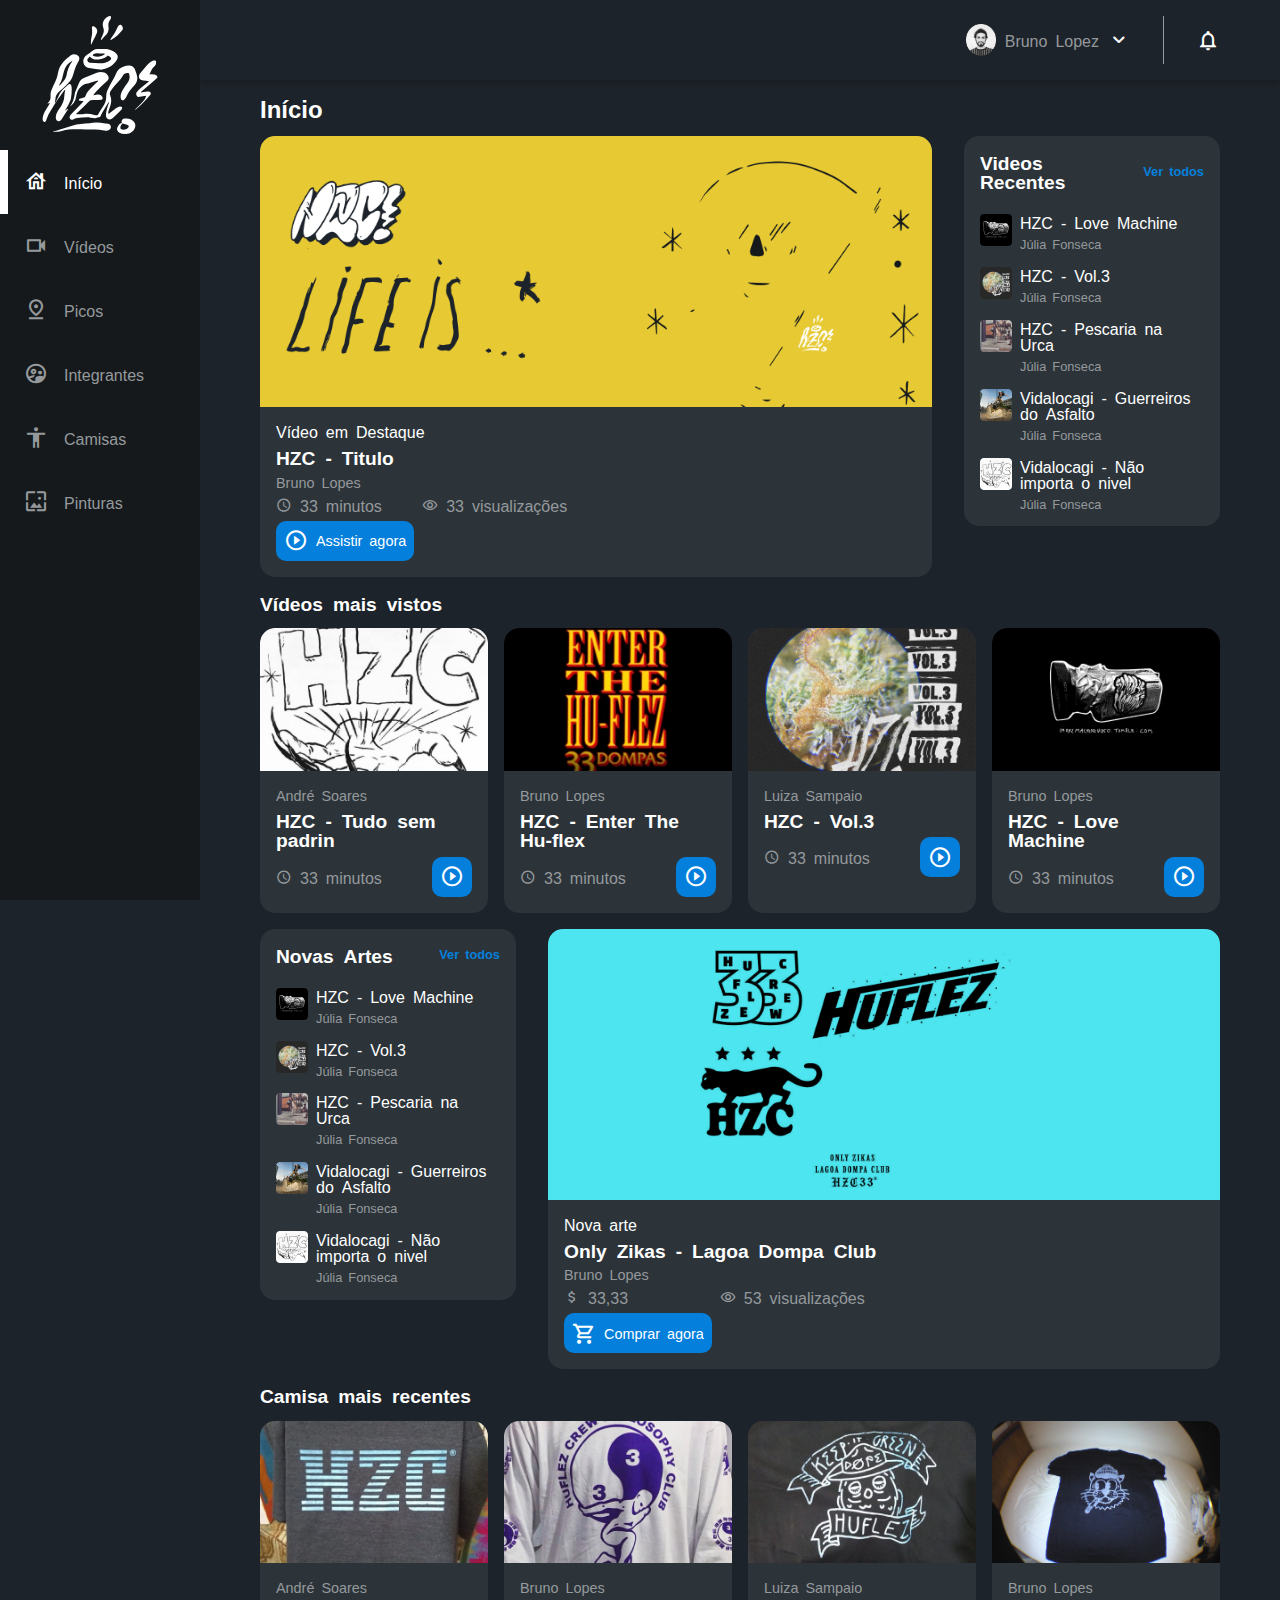
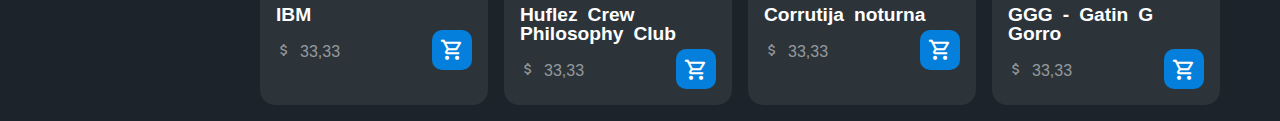
<file: index.html>
<!DOCTYPE html>
<html lang="pt-br">
<head>
    <meta charset="UTF-8">
    <meta http-equiv="X-UA-Compatible" content="IE=edge">
    <meta name="viewport" content="width=device-width, initial-scale=1.0">
    <title>Hzc | Home</title>
    <link rel="stylesheet" href="assets/css/reset.css">
    <link rel="preconnect" href="https://fonts.googleapis.com">
    <link rel="preconnect" href="https://fonts.gstatic.com" crossorigin>
    <link rel="stylesheet" href="https://fonts.googleapis.com/css2?family=Open+Sans:wght@400;600;700&display=swap">
    <link rel="stylesheet" href="assets/css/style.css">
</head>
<body>
    <header class="cabecalho">
        <buttom class="cabecalho__menu" area-label="Menu"><i></i></buttom>
        <img src="assets/img/logo.svg" alt="Logotipo" class="cabecalho__logo">
        <p class="cabecalho__perfil">Bruno Lopez</p>
        <button class="cabecalho__notificacao" area-label="Notificação"><i></i></button>
    </header>
    <nav class="menu-lateral">
        <img src="assets/img/logo.svg" alt="Logotipo da HZC" class="menu-lateral__logo">

        <a href="#" class="menu-lateral__link menu-lateral__link--inicio menu-lateral__link--ativo">Início</a>
        <a href="#" class="menu-lateral__link menu-lateral__link--videos">Vídeos</a>
        <a href="picos.html" class="menu-lateral__link menu-lateral__link--picos">Picos</a>
        <a href="#" class="menu-lateral__link menu-lateral__link--integrantes">Integrantes</a>
        <a href="#" class="menu-lateral__link menu-lateral__link--camisas">Camisas</a>
        <a href="#" class="menu-lateral__link menu-lateral__link--pinturas">Pinturas</a>

    </nav>

    <main class="principal">
        <h2 class="titulo__pagina">Início</h2>
        <article class="cartao cartao--destaque destaque-video">
            <img src="assets/img/banner-mobile_1.png" alt="Banner Cartao" class="cartao__imagem cartao__imagem--mobile">
            <img src="assets/img/banner_1.png"alt="Banner Cartao" class="cartao__imagem cartao__imagem--desktop">  
            <div class="cartao__conteudo">
                <p class="cartao__destaque">Vídeo em Destaque</p>
                <h3 class="cartao__titulo">HZC - Titulo</h3>
                <p class="cartao__perfil">Bruno Lopes</p>
                <p class="cartao__info cartao__info--tempo">33 minutos</p>
                <p class="cartao__info cartao__info--visualizacao">33 visualizações </p>
                <button class="cartao__botao cartao__botao--play cartao__botao--destaque">Assistir agora</button>
            </div>
        </article>

        <article class="cartao cartao--recentes videos-recentes">
            <h3 class="cartao__titulo">Videos Recentes</h3>
            <a href="#" class="cartao__link">Ver todos</a>
            <ul class="cartao__lista">
                <li class="cartao__item">
                    <img src="assets/img/miniatura_1.png" alt="thumbnail" class="cartao__item-thumbnail">
                    <h4 class="catao__item-titulo">HZC - Love Machine</h4>
                    <p class="cartao__item-perfil">Júlia Fonseca</p>
                </li>

                <li class="cartao__item">
                    <img src="assets/img/miniatura_2.png" alt="thumbnail" class="cartao__item-thumbnail">
                    <h4 class="catao__item-titulo">HZC - Vol.3</h4>
                    <p class="cartao__item-perfil">Júlia Fonseca</p>
                </li>

                <li class="cartao__item">
                    <img src="assets/img/miniatura_3.png" alt="thumbnail" class="cartao__item-thumbnail">
                    <h4 class="catao__item-titulo">HZC - Pescaria na Urca</h4>
                    <p class="cartao__item-perfil">Júlia Fonseca</p>
                </li>

                <li class="cartao__item">
                    <img src="assets/img/miniatura_4.png" alt="thumbnail" class="cartao__item-thumbnail">
                    <h4 class="catao__item-titulo">Vidalocagi - Guerreiros do Asfalto</h4>
                    <p class="cartao__item-perfil">Júlia Fonseca </p>
                </li>

                <li class="cartao__item">
                    <img src="assets/img/miniatura_5.png" alt="thumbnail" class="cartao__item-thumbnail">
                    <h4 class="catao__item-titulo">Vidalocagi - Não importa o nivel</h4>
                    <p class="cartao__item-perfil">Júlia Fonseca</p>
                </li>
            </ul>
        </article>

        <section class="secao secao-videos">
            <h3 class="titulo-secao">Vídeos mais vistos</h3>
            <article class="cartao ">
                <img src="assets/img/video_1.png" alt="video_1" class="cartao__imagem">  
                <div class="cartao__conteudo">
                    <p class="cartao__perfil">André Soares</p>
                    <h3 class="cartao__titulo">HZC - Tudo sem padrin</h3>                   
                    <p class="cartao__info cartao__info--tempo">33 minutos</p>
                    <button class="cartao__botao cartao__botao--play" area-label="Assistir agora!"></button>
                </div>
            </article>

            <article class="cartao ">
                <img src="assets/img/video_2.png" alt="video_2" class="cartao__imagem">  
                <div class="cartao__conteudo">
                    <p class="cartao__perfil">Bruno Lopes</p>
                    <h3 class="cartao__titulo">HZC - Enter The Hu-flex</h3>                   
                    <p class="cartao__info cartao__info--tempo">33 minutos</p>
                    <button class="cartao__botao cartao__botao--play" area-label="Assistir agora!"></button>
                </div>
            </article>

            <article class="cartao">
                <img src="assets/img/video_3.png" alt="video_3" class="cartao__imagem">  
                <div class="cartao__conteudo">
                    <p class="cartao__perfil">Luiza Sampaio</p>
                    <h3 class="cartao__titulo">HZC - Vol.3</h3>                   
                    <p class="cartao__info cartao__info--tempo">33 minutos</p>
                    <button class="cartao__botao cartao__botao--play" area-label="Assistir agora!"></button>
                </div>
            </article>

            <article class="cartao">
                <img src="assets/img/video_4.png" alt="video_4" class="cartao__imagem">  
                <div class="cartao__conteudo">
                    <p class="cartao__perfil">Bruno Lopes</p>
                    <h3 class="cartao__titulo">HZC - Love Machine </h3>                   
                    <p class="cartao__info cartao__info--tempo">33 minutos</p>
                    <button class="cartao__botao cartao__botao--play" area-label="Assistir agora!"></button>
                </div>
            </article>
        </section>


        <article class="cartao cartao--recentes produtos-recentes">
            <h3 class="cartao__titulo">Novas Artes</h3>
            <a href="#" class="cartao__link">Ver todos</a>
            <ul class="cartao__lista">
                <li class="cartao__item">
                    <img src="assets/img/miniatura_1.png" alt="thumbnail" class="cartao__item-thumbnail">
                    <h4 class="catao__item-titulo">HZC - Love Machine</h4>
                    <p class="cartao__item-perfil">Júlia Fonseca</p>
                </li>
        
                <li class="cartao__item">
                    <img src="assets/img/miniatura_2.png" alt="thumbnail" class="cartao__item-thumbnail">
                    <h4 class="catao__item-titulo">HZC - Vol.3</h4>
                    <p class="cartao__item-perfil">Júlia Fonseca</p>
                </li>
        
                <li class="cartao__item">
                    <img src="assets/img/miniatura_3.png" alt="thumbnail" class="cartao__item-thumbnail">
                    <h4 class="catao__item-titulo">HZC - Pescaria na Urca</h4>
                    <p class="cartao__item-perfil">Júlia Fonseca</p>
                </li>
        
                <li class="cartao__item">
                    <img src="assets/img/miniatura_4.png" alt="thumbnail" class="cartao__item-thumbnail">
                    <h4 class="catao__item-titulo">Vidalocagi - Guerreiros do Asfalto</h4>
                    <p class="cartao__item-perfil">Júlia Fonseca </p>
                </li>
        
                <li class="cartao__item">
                    <img src="assets/img/miniatura_5.png" alt="thumbnail" class="cartao__item-thumbnail">
                    <h4 class="catao__item-titulo">Vidalocagi - Não importa o nivel</h4>
                    <p class="cartao__item-perfil">Júlia Fonseca</p>
                </li>
            </ul>
        </article>

        <article class="cartao cartao--destaque destaque-produto">
            <img src="assets/img/banner-mobile_2.png" alt="Banner Compra" class="cartao__imagem cartao__imagem--mobile">  
            <img src="assets/img/banner_2.png" alt="Banner Compra" class="cartao__imagem cartao__imagem--desktop">
            <div class="cartao__conteudo">
                <p class="cartao__destaque">Nova arte</p>
                <h3 class="cartao__titulo">Only Zikas - Lagoa Dompa Club</h3>
                <p class="cartao__perfil">Bruno Lopes</p>
                <p class="cartao__info cartao__info--compra">33,33</p>
                <p class="cartao__info cartao__info--visualizacao">53 visualizações </p>
                <button class="cartao__botao cartao__botao--compra cartao__botao--destaque">Comprar agora</button>
            </div>
        </article>

        <section class="secao secao-produtos">
            <h3 class="titulo-secao">Camisa mais recentes</h3>
            <article class="cartao">
                <img src="assets/img/produto_1.png" alt="produto_1" class="cartao__imagem">  
                <div class="cartao__conteudo">
                    <p class="cartao__perfil">André Soares</p>
                    <h3 class="cartao__titulo">IBM</h3>                   
                    <p class="cartao__info cartao__info--compra">33,33</p>
                    <button class="cartao__botao cartao__botao--compra" area-label="Compra agora!"></button>
                </div>
            </article>

            <article class="cartao ">
                <img src="assets/img/produto_2.png" alt="Produto_2" class="cartao__imagem">  
                <div class="cartao__conteudo">
                    <p class="cartao__perfil">Bruno Lopes</p>
                    <h3 class="cartao__titulo">Huflez Crew Philosophy Club</h3>                   
                    <p class="cartao__info cartao__info--compra">33,33</p>
                    <button class="cartao__botao cartao__botao--compra" area-label="Compra agora!"></button>
                </div>
            </article>

            <article class="cartao ">
                <img src="assets/img/produto_3.png" alt="Produto_3" class="cartao__imagem">  
                <div class="cartao__conteudo">
                    <p class="cartao__perfil">Luiza Sampaio</p>
                    <h3 class="cartao__titulo">Corrutija noturna</h3>                   
                    <p class="cartao__info cartao__info--compra">33,33</p>
                    <button class="cartao__botao cartao__botao--compra" area-label="Comprar agora!"></button>
                </div>
            </article>

            <article class="cartao">
                <img src="assets/img/produto_4.png" alt="Produto_4" class="cartao__imagem">  
                <div class="cartao__conteudo">
                    <p class="cartao__perfil">Bruno Lopes</p>
                    <h3 class="cartao__titulo">GGG - Gatin G Gorro </h3>                   
                    <p class="cartao__info cartao__info--compra">33,33</p>
                    <button class="cartao__botao cartao__botao--compra" area-label="Comprar agora!"></button>
                </div>
            </article>

        </section>

    </main>

    <script src="index.js"></script>
</body>
</html>
</file>
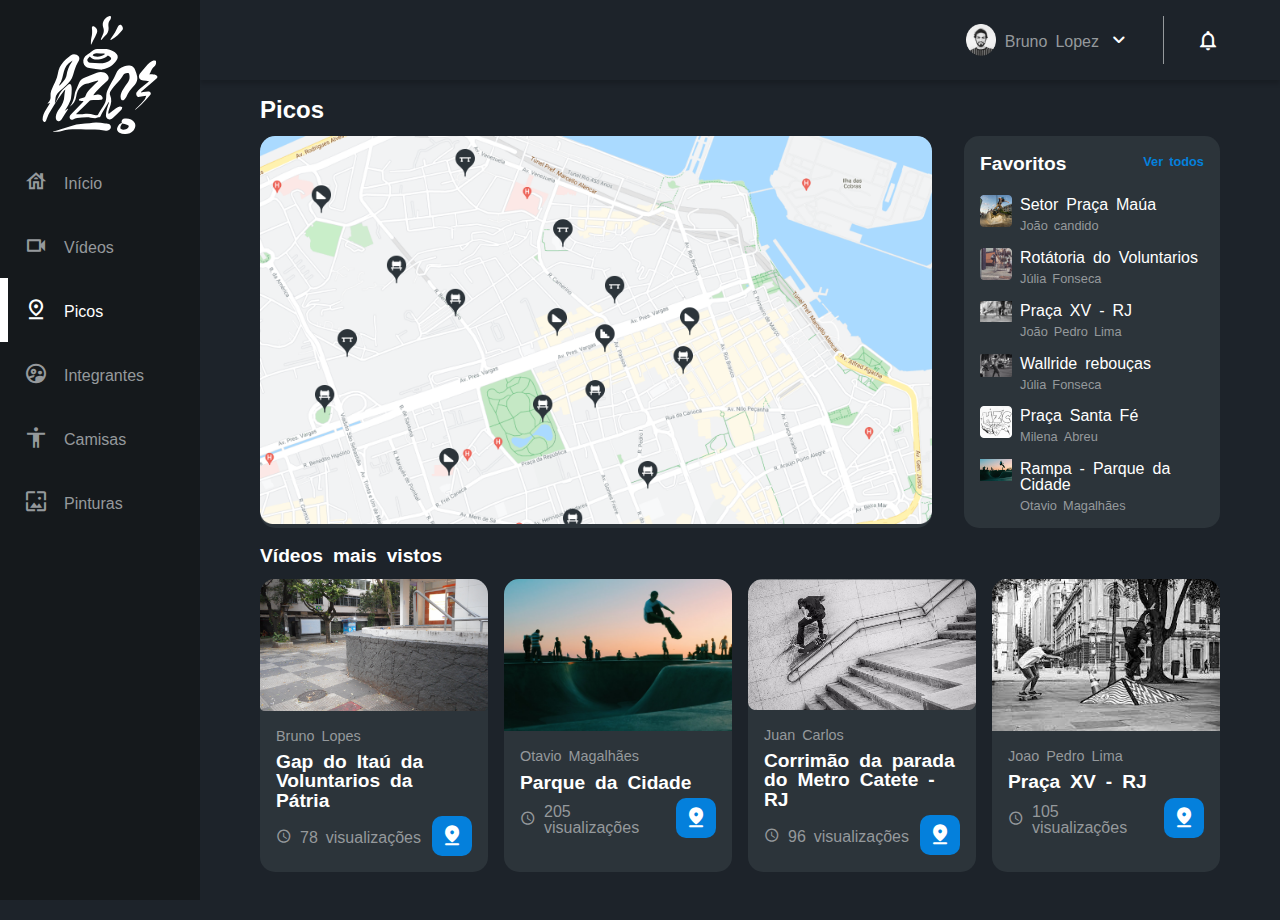
<file: picos.html>
<!DOCTYPE html>
<html lang="pt-br">
<head>
    <meta charset="UTF-8">
    <meta http-equiv="X-UA-Compatible" content="IE=edge">
    <meta name="viewport" content="width=device-width, initial-scale=1.0">
    <title>HZC | Picos</title>
    <link rel="stylesheet" href="assets/css/reset.css">
    <link rel="preconnect" href="https://fonts.googleapis.com">
    <link rel="preconnect" href="https://fonts.gstatic.com" crossorigin>
    <link rel="stylesheet" href="https://fonts.googleapis.com/css2?family=Open+Sans:wght@400;600;700&display=swap">
    <link rel="stylesheet" href="assets/css/style.css">
</head>
<body>
    <header class="cabecalho">
        <buttom class="cabecalho__menu" area-label="Menu"><i></i></buttom>
        <img src="assets/img/logo.svg" alt="Logotipo" class="cabecalho__logo">
        <p class="cabecalho__perfil">Bruno Lopez</p>
        <button class="cabecalho__notificacao" area-label="Notificação"><i></i></button>
    </header>

    <nav class="menu-lateral">
        <img src="assets/img/logo.svg" alt="Logotipo da HZC" class="menu-lateral__logo">

        <a href="index.html" class="menu-lateral__link menu-lateral__link--inicio ">Início</a>
        <a href="#" class="menu-lateral__link menu-lateral__link--videos">Vídeos</a>
        <a href="picos.html" class="menu-lateral__link menu-lateral__link--picos menu-lateral__link--ativo">Picos</a>
        <a href="#" class="menu-lateral__link menu-lateral__link--integrantes">Integrantes</a>
        <a href="#" class="menu-lateral__link menu-lateral__link--camisas">Camisas</a>
        <a href="#" class="menu-lateral__link menu-lateral__link--pinturas">Pinturas</a>

    </nav>

    <main class="principal">
        <h2 class="titulo__pagina">Picos</h2>
        <article class="cartao cartao--destaque destaque-video">
            <img src="assets/img/mapa-picos.png" alt="Mapa Picos" class="cartao__imagem cartao__imagem--mobile cartao__imagem--mobile-picos">
            <img src="assets/img/mapa-picos.png"alt="Banner Cartao" class="cartao__imagem cartao__imagem--desktop">  
        </article>

        <article class="cartao cartao--recentes videos-recentes">
            <h3 class="cartao__titulo">Favoritos</h3>
            <a href="#" class="cartao__link">Ver todos</a>
            <ul class="cartao__lista">
                <li class="cartao__item">
                    <img src="assets/img/miniatura_4.png" alt="thumbnail" class="cartao__item-thumbnail">
                    <h4 class="catao__item-titulo">Setor Praça Maúa</h4>
                    <p class="cartao__item-perfil">João candido</p>
                </li>

                <li class="cartao__item">
                    <img src="assets/img/miniatura_3.png" alt="thumbnail" class="cartao__item-thumbnail">
                    <h4 class="catao__item-titulo">Rotátoria do Voluntarios</h4>
                    <p class="cartao__item-perfil">Júlia Fonseca</p>
                </li>

                <li class="cartao__item">
                    <img src="assets/img/pico-praca15.jpg" alt="thumbnail" class="cartao__item-thumbnail">
                    <h4 class="catao__item-titulo">Praça XV - RJ</h4>
                    <p class="cartao__item-perfil">João Pedro Lima</p>
                </li>

                <li class="cartao__item">
                    <img src="assets/img/artigo_4.png" alt="thumbnail" class="cartao__item-thumbnail">
                    <h4 class="catao__item-titulo">Wallride rebouças</h4>
                    <p class="cartao__item-perfil">Júlia Fonseca </p>
                </li>

                <li class="cartao__item">
                    <img src="assets/img/miniatura_5.png" alt="thumbnail" class="cartao__item-thumbnail">
                    <h4 class="catao__item-titulo">Praça Santa Fé</h4>
                    <p class="cartao__item-perfil">Milena Abreu</p>
                </li>
                <li class="cartao__item">
                    <img src="assets/img/picos-rampa.jpg" alt="thumbnail" class="cartao__item-thumbnail">
                    <h4 class="catao__item-titulo">Rampa - Parque da Cidade</h4>
                    <p class="cartao__item-perfil">Otavio Magalhães</p>
                </li>
                
            </ul>
        </article>

        <section class="secao secao-videos">
            <h3 class="titulo-secao">Vídeos mais vistos</h3>
            <article class="cartao ">
                <img src="assets/img/artigo_1.png" alt="artigo_1" class="cartao__imagem">  
                <div class="cartao__conteudo">
                    <p class="cartao__perfil">Bruno Lopes</p>
                    <h3 class="cartao__titulo">Gap do Itaú da Voluntarios da Pátria</h3>                   
                    <p class="cartao__info cartao__info--tempo">78 visualizações</p>
                    <button class="cartao__botao cartao__botao--pico" area-label="Assistir agora!"></button>
                </div>
            </article>

            <article class="cartao ">
                <img src="assets/img/picos-rampa.jpg" alt="artigo_2" class="cartao__imagem">  
                <div class="cartao__conteudo">
                    <p class="cartao__perfil">Otavio Magalhães</p>
                    <h3 class="cartao__titulo">Parque da Cidade</h3>                   
                    <p class="cartao__info cartao__info--tempo">205 visualizações</p>
                    <button class="cartao__botao cartao__botao--pico" area-label="Assistir agora!"></button>
                </div>
            </article>

            <article class="cartao">
                <img src="assets/img/artigo_3.png" alt="artigo_3" class="cartao__imagem">  
                <div class="cartao__conteudo">
                    <p class="cartao__perfil">Juan Carlos</p>
                    <h3 class="cartao__titulo">Corrimão da parada do Metro Catete - RJ</h3>                   
                    <p class="cartao__info cartao__info--tempo">96 visualizações</p>
                    <button class="cartao__botao cartao__botao--pico" area-label="Assistir agora!"></button>
                </div>
            </article>

            <article class="cartao">
                <img src="assets/img/pico-praca15.jpg" alt="artigo_4" class="cartao__imagem">  
                <div class="cartao__conteudo">
                    <p class="cartao__perfil">Joao Pedro Lima</p>
                    <h3 class="cartao__titulo">Praça XV - RJ </h3>                   
                    <p class="cartao__info cartao__info--tempo">105 visualizações</p>
                    <button class="cartao__botao cartao__botao--pico" area-label="Assistir agora!"></button>
                </div>
            </article>
        </section>
        

    </main>   



    <script src="index.js"></script>
</body>
</html>
</file>
<file: assets/css/style.css>
@font-face {
    font-family: 'icones';
    src: url(../font/icones.ttf);
}

body{
    background: #1D232A;
    font-family: 'Opens-sans','icones', sans-serif; 
    color: #FFF;
}

.cabecalho{
    display: flex;
    align-items: center;
    justify-content: space-between;
    background: #15191C;
    padding: 8px 16px;
    box-shadow: 0px 4px 4px rgba(0, 0, 0, 0.16);
}

.cabecalho__menu i:before{
    content: "\e904";
    font-size: 24px ;
}

.cabecalho__notificacao i:before{
    content: "\e906";
    font-size: 24px;
}

.cabecalho__logo{
    width: 40px;
}

.cabecalho__perfil{
    display: none;
}


.menu-lateral{

    display: flex;
    flex-direction: column;
    background: #15191C;
    width: 75vw;
    height: 100vh;

    position: absolute;
    left: -100vw;
    transition: .25s;
}

.menu-lateral--ativo{
    left: 0;
    transition: .25s;
}

.menu-lateral__logo{
    width: 118px;
    align-self: center;
    padding: 16px; 
}

.menu-lateral__link{
    height: 64px;
    color: #95999C;
    padding-left: 64px;
    display: flex;
    align-items: center;
}


.menu-lateral__link--ativo{
    color: #FFF;
    padding-left: 56px;
    border-left: 8px solid #FFFFFF;
}

.menu-lateral__link:before{
    content: "" ;
    width: 24px;
    height: 24px;
    font-size: 24px;
    position: absolute;
    left: 24px;
}

.menu-lateral__link--inicio:before{
    content:'\e902';
}

.menu-lateral__link--videos:before{
    content: '\e90e';
}

.menu-lateral__link--picos::before{
    content: '\e909';
}

.menu-lateral__link--integrantes:before{
    content:'\e903';
}

.menu-lateral__link--camisas:before{
    content: '\e900';
}

.menu-lateral__link--pinturas:before{
    content: '\e90a';
}

.principal{
    padding: 24px 16px;
    display: grid;
    gap: 16px
}

.titulo__pagina{
    font-size: 1.5rem;
    font-weight: 700;
}

.titulo-secao{
    font-size: 1.2rem;
    font-weight: 700;
}

.cartao{
    width: 100%;
    border-radius: 15px;
    overflow: hidden; /* esconder qualquer coisa que ultrapasse o limite da borda ou do cartão */
    background: #2C343A;
}

.cartao__imagem--desktop{
    display: none;
}

.cartao--destaque{
    margin-bottom: 16px;
}

.cartao__conteudo{
    padding: 16px;
    display: grid;
    grid-template-columns: auto 1fr;
    gap: 8px;
    
}

.cartao__destaque{
    grid-column: span 2;
}

.cartao__titulo{
    font-size: 1.2rem;
    font-weight: 700;
    grid-column: span 2;
}

.cartao__perfil{
    color: #95999C;
    font-size: 0.9rem;
    grid-column: span 2 ;
}

.cartao__info{
    display: flex;
    align-items: center;
    color: #95999C;
}

.cartao__info--tempo::before{
    content: '\e90c';
    margin-right: 8px;
}

.cartao__info--visualizacao::before{
    content: '\e90f';
    margin-right: 8px;
}

.cartao__info--compra::before{
    content: '\e905';
    margin-right: 8px;
}

.cartao__botao{
    display: flex;
    justify-content: center;
    align-items: center;
    background: #0480DC;
    width: 40px;
    height: 40px;
    border-radius: 10px;
    font-size: 0.9rem;
    justify-self: flex-end;
}

.cartao__botao--play::before{
    content: '\e90b';
    font-size: 24px;
}

.cartao__botao--compra::before{
    content: '\e901';
    font-size: 24px;
}

.cartao__botao--pico::before{
    content: '\e908';
    font-size: 24px;
}

.cartao__botao--destaque{
    width: 100%;
    grid-column: span 2;
}

.cartao__botao--destaque::before{
    margin-right: 8px;
}

.cartao--recentes{
    display: none;
}

.secao{
    display: grid;
    gap: 16px;
}

@media screen and (min-width: 1024px) {
    body{
        display:grid;
        grid-template-columns: auto 1fr;
    }

    .cabecalho{
        background: #1D232A;
        display: grid;
        column-gap: 32px;
        grid-template-columns: 1fr auto;
        padding: 16px 60px;
        height: 80px;
        box-sizing: border-box;
        grid-column: 2;
    }

    .cabecalho__menu{
        display: none;
    }
    .cabecalho__logo{
        display: none;
    }

    .cabecalho__perfil{
        display: grid;
        grid-template-columns: repeat(3, auto);
        column-gap: 8px;
        align-items: center;
        justify-self: flex-end;
        color: #95999C;
        padding: 8px 32px;
        border-right: 1px solid #95999C;
    }
    
    .cabecalho__perfil::before{
        content: "";
        display: block;
        width: 32px;
        height: 32px;
        background-image: url(../img/profile_2.png);
        background-size: contain;
        background-repeat: no-repeat;
        background-position: center;
    }

    .cabecalho__perfil::after{
        content: '\e90d';
        color: #FFF;
        font-size: 1.5rem;
    }

    .menu-lateral{
        position: static;
        width: 200px;
        grid-column: 1;
        grid-row: 1 / span 2;
    }

   .principal{
       display: grid;
       grid-template-columns: auto 1fr auto;
       grid-template-areas: 
       "titulo-pagina titulo-pagina titulo-pagina" 
       "destaque-video destaque-video videos-recentes"
       "secao-videos secao-videos secao-videos "
       "produtos-recentes destaque-produto destaque-produto"
       "secao-produtos secao-produtos secao-produtos"
       ;
       column-gap: 32px;
       padding: 16px 60px;
       grid-column: 2;
   }

   .cartao--destaque{
       margin-bottom: 0%;
   }

   .cartao__imagem--mobile{
     display: none;
   }

   .cartao__imagem--desktop{
       display: block;
   }

   .cartao__botao--destaque{
       grid-column: auto;
       padding: 16px 8px;
   }

   .videos-recentes{
    grid-area: videos-recentes;
   }

   .destaque-video{
    grid-area: destaque-video;
   }

   .titulo__pagina{
       grid-area: titulo-pagina;
   }

   .cartao--recentes{
       display: grid;
       grid-template-columns: auto auto;
       align-items: center;
       row-gap: 24px;
       width: 256px;
       padding: 16px;
       box-sizing: border-box;
       align-self: flex-start;
   }

   .cartao--recentes .cartao__titulo{
       grid-column: auto;
   }

   .cartao__link{
       font-size: 0.8rem;
       font-weight: 600;
       color: #0480DC;
       justify-self: flex-end;
   }

   .cartao__lista{
       display: grid;
       row-gap: 16px;
       grid-column: span 2;
   }

   .cartao__item{
       display: grid;
       grid-template-columns: auto 1fr;
       gap: 8px;
   }

   .cartao__item-thumbnail{
       width: 32px;
        grid-row: span 2;
   }

   .cartao__item-titulo{
       font-size: 0.9rem;
       line-height: 1.2rem;
       font-weight: 700;
   }

   .cartao__item-perfil{
       font-size: 0.8rem;
       color: #95999C;
   }

   .secao{
       grid-template-columns: repeat(4, 1fr);
   }

   .titulo-secao{
       grid-column: span 4;
   }

   .secao-videos{
       grid-area: secao-videos;
   }


   /* Grid area do produto*/
   .destaque-produto{
       grid-area: destaque-produto;
   }

   .produtos-recentes{
       grid-area: produtos-recentes;
   }
   .secao-produtos{
       grid-area: secao-produtos;
   }
}

/* Pagina picos */

.cartao__imagem--mobile-picos{
    width: 900px;
 
}
</file>
